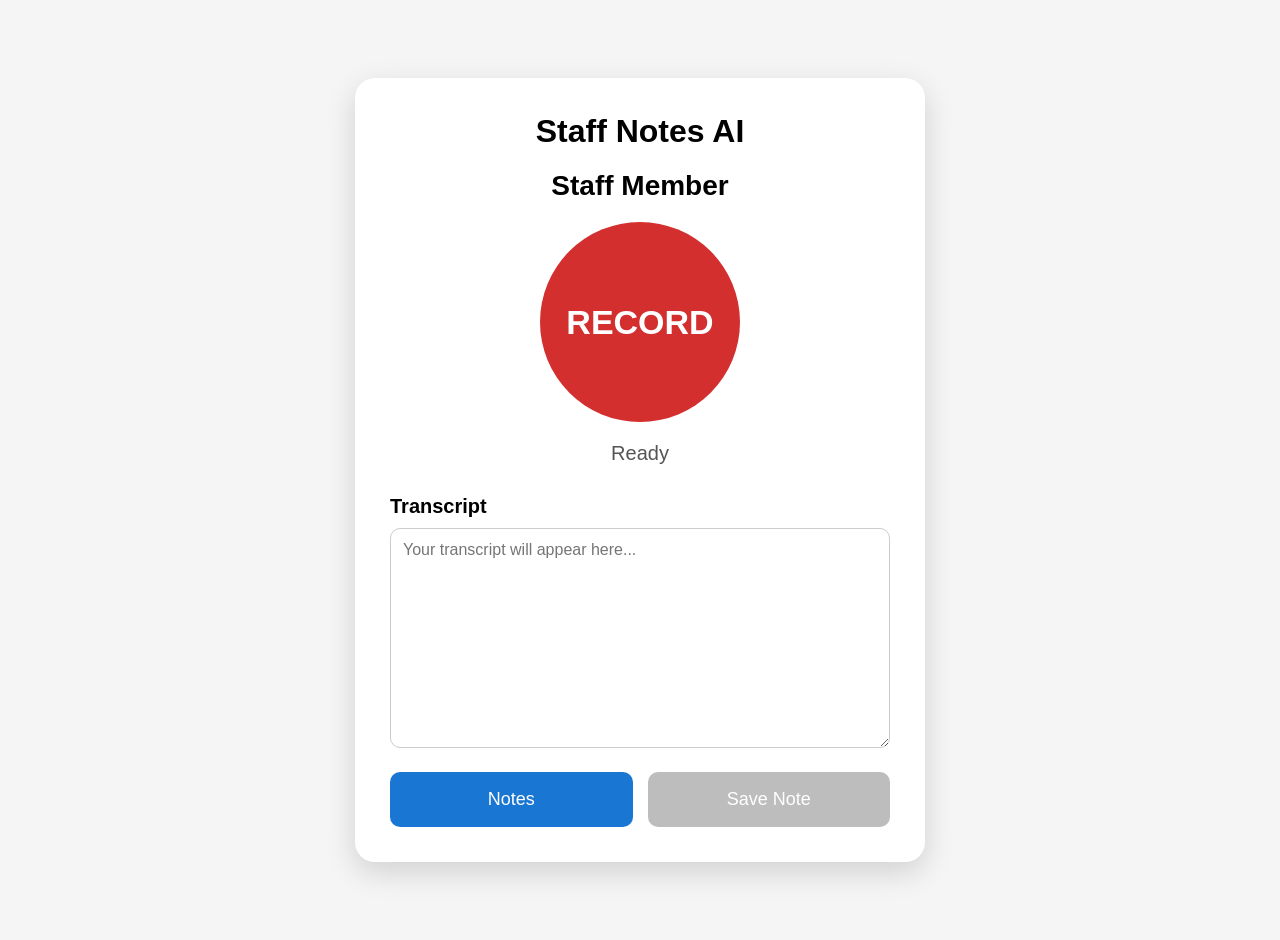
<file: index.html>
<!DOCTYPE html>
<html lang="en">

<head>

<meta charset="UTF-8">
<meta name="viewport" content="width=device-width, initial-scale=1.0">

<title>Staff Notes AI</title>

<link rel="stylesheet" href="styles.css">

</head>

<body>

<div class="card">

    <h1>Staff Notes AI</h1>

    <div id="teacher">Loading...</div>

    <button id="recordButton">RECORD</button>

    <div id="status">Ready</div>

    <div class="section">

        <h2>Transcript</h2>

        <textarea
            id="transcript"
            placeholder="Your transcript will appear here..."
            spellcheck="true"></textarea>

    </div>

  <div class="buttonRow">

    <button id="notesButton">
        Notes
    </button>

    <button id="saveButton" disabled>
        Save Note
    </button>

</div>

</div>

<script src="app.js"></script>

</body>

</html>
</file>
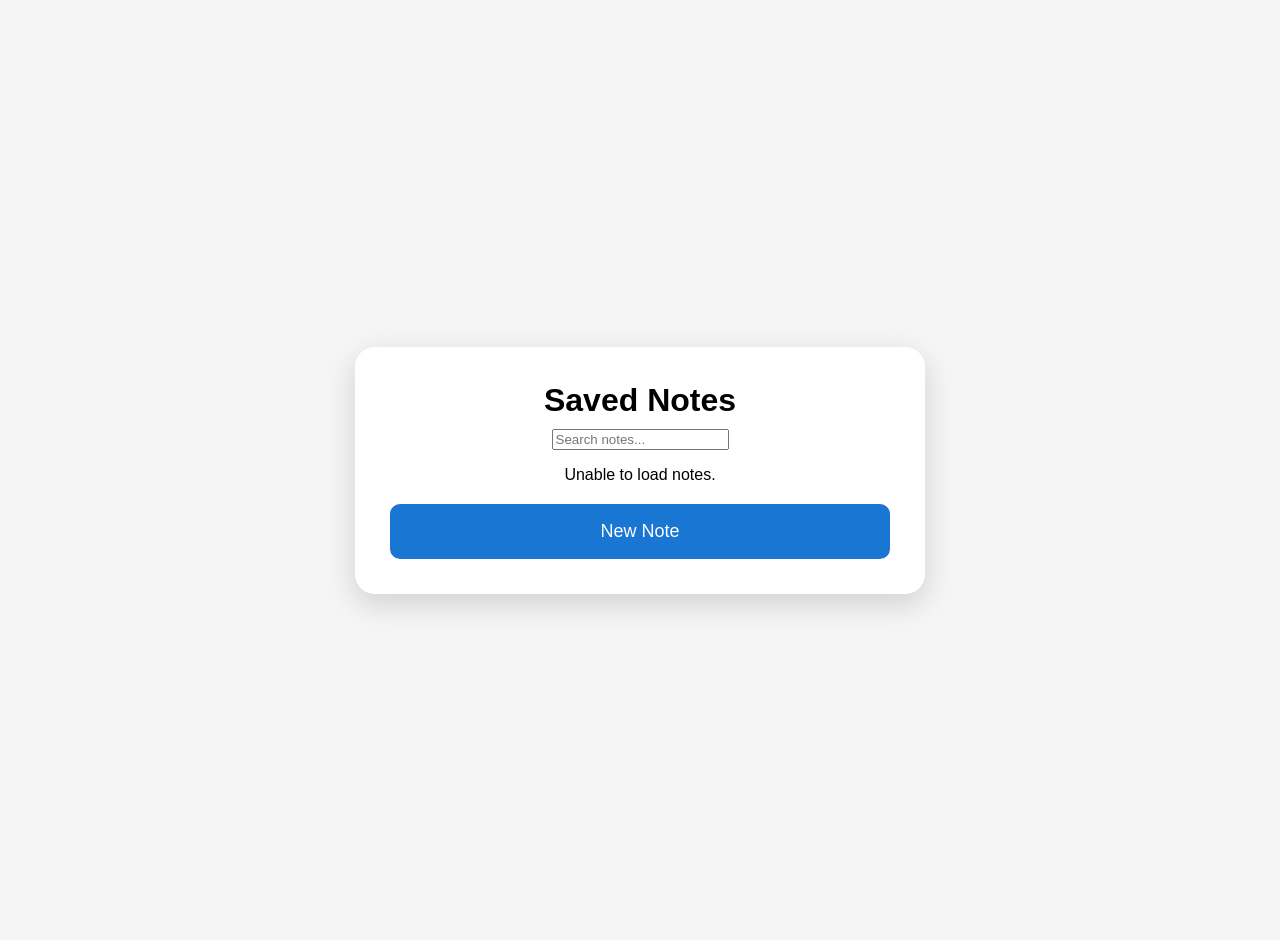
<file: notes.html>
<!DOCTYPE html>
<html lang="en">

<head>

<meta charset="UTF-8">
<meta name="viewport" content="width=device-width, initial-scale=1.0">

<title>Saved Notes</title>

<link rel="stylesheet" href="styles.css">

</head>

<body>

<div class="card">

    <h1>Saved Notes</h1>

    <input
        type="text"
        id="searchBox"
        placeholder="Search notes...">

    <div id="notesList">

        <p>Loading notes...</p>

    </div>

    <div class="buttonRow">

        <button onclick="window.location='index.html'">
            New Note
        </button>

    </div>

</div>

<script src="notes.js"></script>

</body>

</html>
</file>
<file: styles.css>
body{
    font-family:Arial,sans-serif;
    background:#f5f5f5;
    display:flex;
    justify-content:center;
    align-items:center;
    min-height:100vh;
    margin:0;
    padding:20px;
}

.card{
    background:white;
    padding:35px;
    border-radius:20px;
    width:500px;
    text-align:center;
    box-shadow:0 10px 30px rgba(0,0,0,.15);
}

h1{
    margin-top:0;
    margin-bottom:10px;
}

#teacher{
    font-size:28px;
    font-weight:bold;
    margin:20px 0;
}

#recordButton{
    width:200px;
    height:200px;
    border-radius:50%;
    border:none;
    background:#d32f2f;
    color:white;
    font-size:34px;
    font-weight:bold;
    cursor:pointer;
    transition:background .2s;
}

#recordButton.recording{
    background:#2e7d32;
}

#status{
    margin:20px 0;
    font-size:20px;
    color:#555;
    min-height:28px;
}

.section{
    margin-top:25px;
    text-align:left;
}

.section h2{
    margin-bottom:10px;
    font-size:20px;
}

#transcript{
    width:100%;
    height:220px;
    box-sizing:border-box;
    padding:12px;
    border:1px solid #ccc;
    border-radius:10px;
    font-size:16px;
    resize:vertical;
    font-family:Arial,sans-serif;
}

.buttonRow{
    display:flex;
    gap:15px;
    margin-top:20px;
}

.buttonRow button{
    flex:1;
    height:55px;
    border:none;
    border-radius:10px;
    font-size:18px;
    cursor:pointer;
    background:#1976d2;
    color:white;
}

.buttonRow button:disabled{
    background:#bdbdbd;
    cursor:not-allowed;
}
</file>
